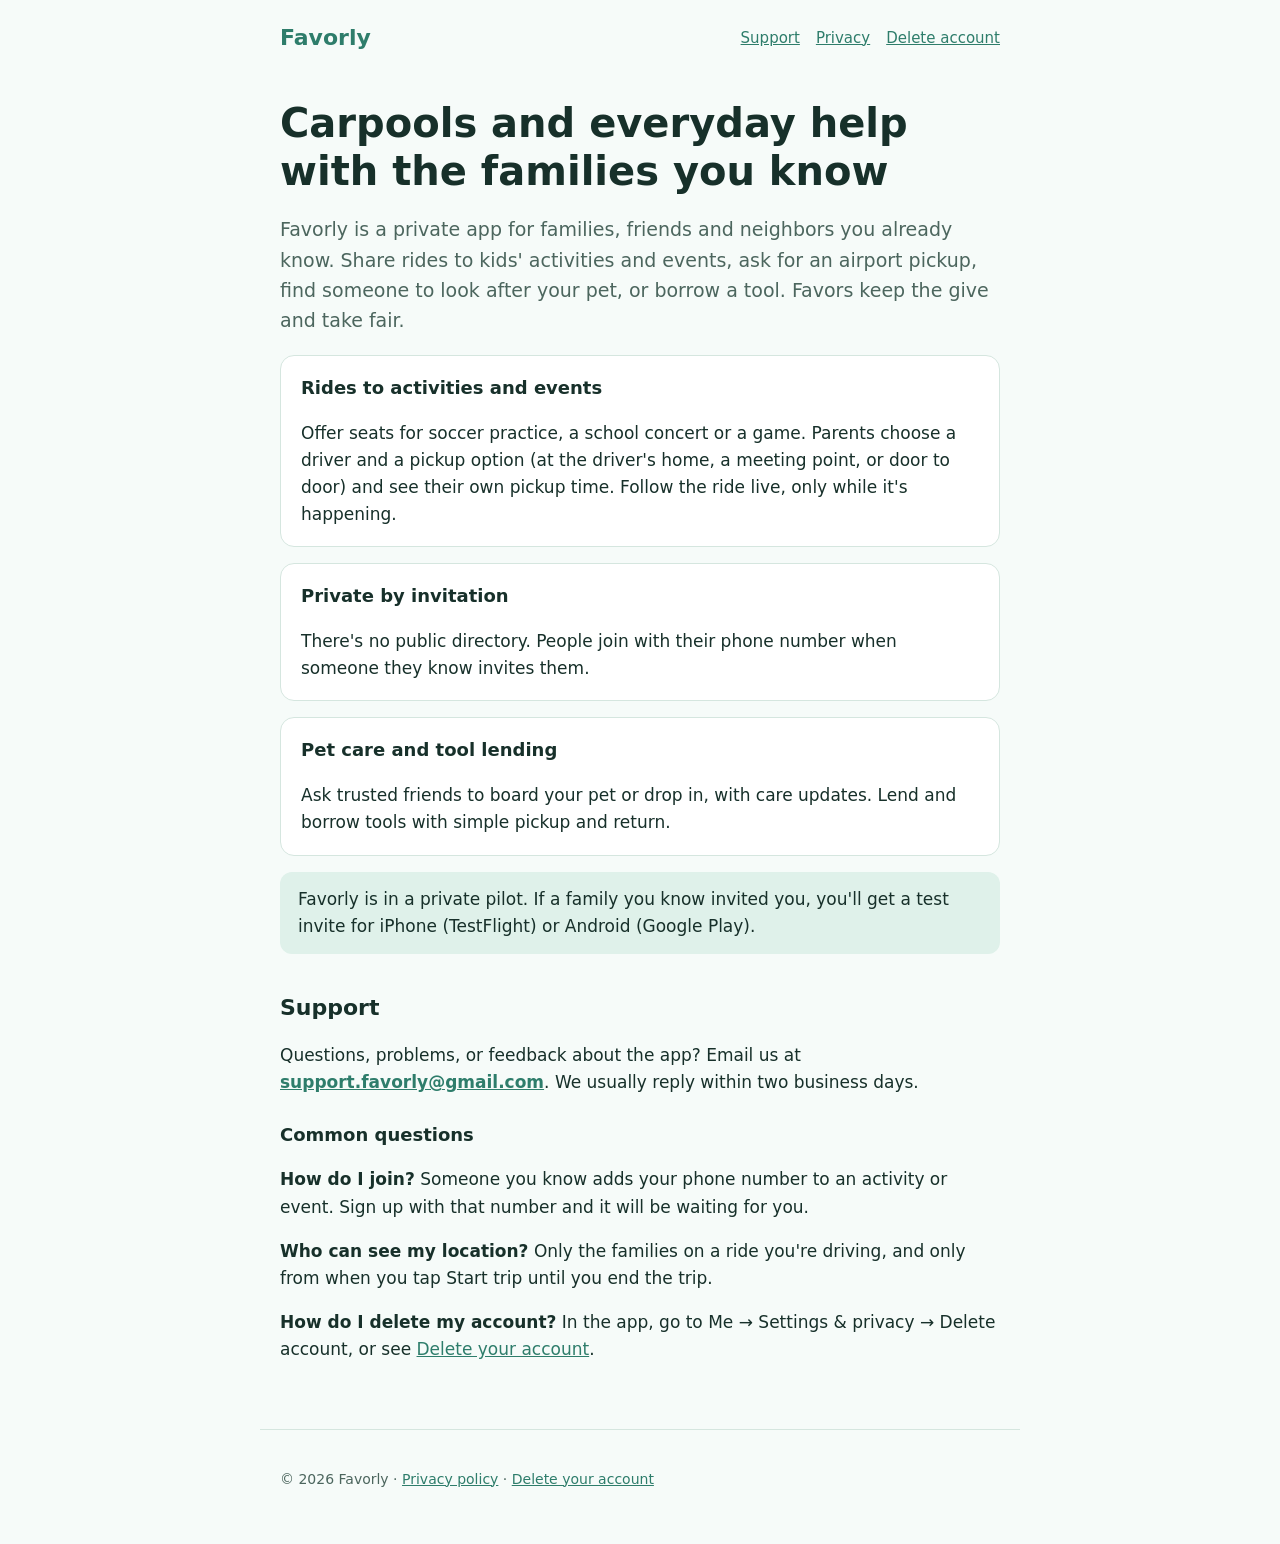
<file: index.html>
<!doctype html>
<html lang="en">
<head>
  <meta charset="utf-8">
  <meta name="viewport" content="width=device-width, initial-scale=1, viewport-fit=cover">
  <title>Favorly</title>
  <meta name="description" content="Favorly helps families you know share rides to kids' activities and events, airport pickups, pet care and tools, kept fair with Favors.">
  <link rel="stylesheet" href="style.css">
</head>
<body>
  <header>
    <a class="brand" href="index.html">Favorly</a>
    <nav>
      <a href="#support">Support</a>
      <a href="privacy.html">Privacy</a>
      <a href="delete-account.html">Delete account</a>
    </nav>
  </header>
  <main>
    <h1>Carpools and everyday help with the families you know</h1>
    <p class="lead">Favorly is a private app for families, friends and neighbors you already know. Share rides to kids' activities and events, ask for an airport pickup, find someone to look after your pet, or borrow a tool. Favors keep the give and take fair.</p>

    <div class="card">
      <h3>Rides to activities and events</h3>
      <p>Offer seats for soccer practice, a school concert or a game. Parents choose a driver and a pickup option (at the driver's home, a meeting point, or door to door) and see their own pickup time. Follow the ride live, only while it's happening.</p>
    </div>
    <div class="card">
      <h3>Private by invitation</h3>
      <p>There's no public directory. People join with their phone number when someone they know invites them.</p>
    </div>
    <div class="card">
      <h3>Pet care and tool lending</h3>
      <p>Ask trusted friends to board your pet or drop in, with care updates. Lend and borrow tools with simple pickup and return.</p>
    </div>

    <p class="note">Favorly is in a private pilot. If a family you know invited you, you'll get a test invite for iPhone (TestFlight) or Android (Google Play).</p>

    <h2 id="support">Support</h2>
    <p>Questions, problems, or feedback about the app? Email us at <a href="mailto:support.favorly@gmail.com"><strong>support.favorly@gmail.com</strong></a>. We usually reply within two business days.</p>
    <h3>Common questions</h3>
    <p><strong>How do I join?</strong> Someone you know adds your phone number to an activity or event. Sign up with that number and it will be waiting for you.</p>
    <p><strong>Who can see my location?</strong> Only the families on a ride you're driving, and only from when you tap Start trip until you end the trip.</p>
    <p><strong>How do I delete my account?</strong> In the app, go to Me → Settings &amp; privacy → Delete account, or see <a href="delete-account.html">Delete your account</a>.</p>
  </main>
  <footer>
    <p>© 2026 Favorly · <a href="privacy.html">Privacy policy</a> · <a href="delete-account.html">Delete your account</a></p>
  </footer>
</body>
</html>
</file>
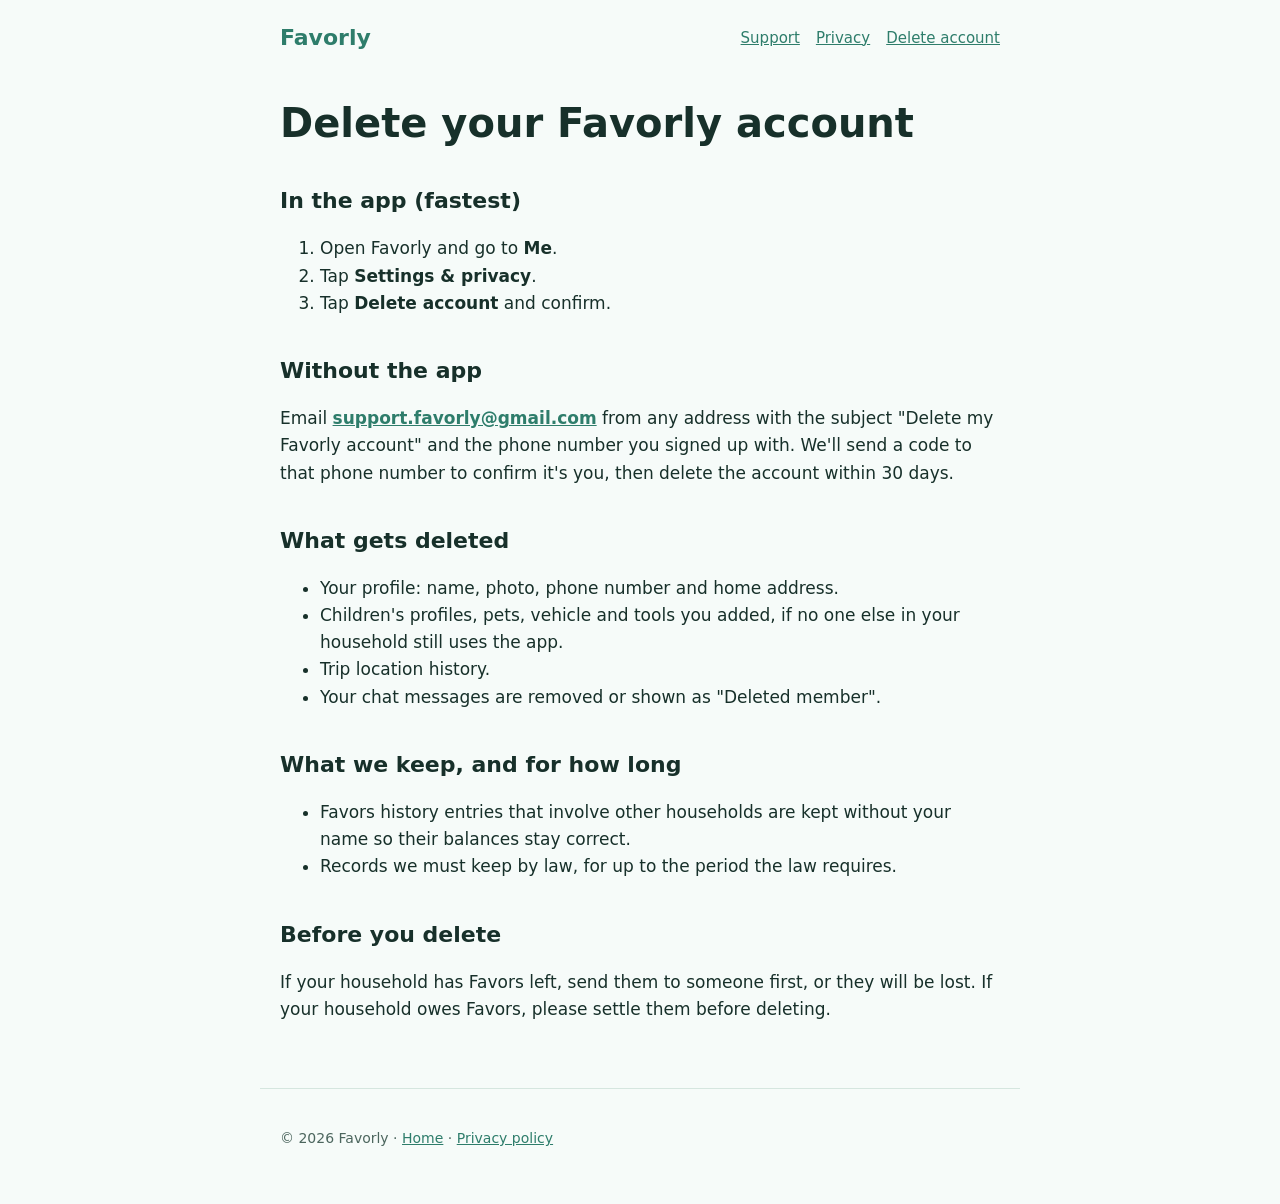
<file: delete-account.html>
<!doctype html>
<html lang="en">
<head>
  <meta charset="utf-8">
  <meta name="viewport" content="width=device-width, initial-scale=1, viewport-fit=cover">
  <title>Delete Your Favorly Account</title>
  <meta name="description" content="How to delete your Favorly account and what happens to your data.">
  <link rel="stylesheet" href="style.css">
</head>
<body>
  <header>
    <a class="brand" href="index.html">Favorly</a>
    <nav>
      <a href="index.html#support">Support</a>
      <a href="privacy.html">Privacy</a>
      <a href="delete-account.html">Delete account</a>
    </nav>
  </header>
  <main>
    <h1>Delete your Favorly account</h1>

    <h2>In the app (fastest)</h2>
    <ol>
      <li>Open Favorly and go to <strong>Me</strong>.</li>
      <li>Tap <strong>Settings &amp; privacy</strong>.</li>
      <li>Tap <strong>Delete account</strong> and confirm.</li>
    </ol>

    <h2>Without the app</h2>
    <p>Email <a href="mailto:support.favorly@gmail.com"><strong>support.favorly@gmail.com</strong></a> from any address with the subject "Delete my Favorly account" and the phone number you signed up with. We'll send a code to that phone number to confirm it's you, then delete the account within 30 days.</p>

    <h2>What gets deleted</h2>
    <ul>
      <li>Your profile: name, photo, phone number and home address.</li>
      <li>Children's profiles, pets, vehicle and tools you added, if no one else in your household still uses the app.</li>
      <li>Trip location history.</li>
      <li>Your chat messages are removed or shown as "Deleted member".</li>
    </ul>

    <h2>What we keep, and for how long</h2>
    <ul>
      <li>Favors history entries that involve other households are kept without your name so their balances stay correct.</li>
      <li>Records we must keep by law, for up to the period the law requires.</li>
    </ul>

    <h2>Before you delete</h2>
    <p>If your household has Favors left, send them to someone first, or they will be lost. If your household owes Favors, please settle them before deleting.</p>
  </main>
  <footer>
    <p>© 2026 Favorly · <a href="index.html">Home</a> · <a href="privacy.html">Privacy policy</a></p>
  </footer>
</body>
</html>
</file>
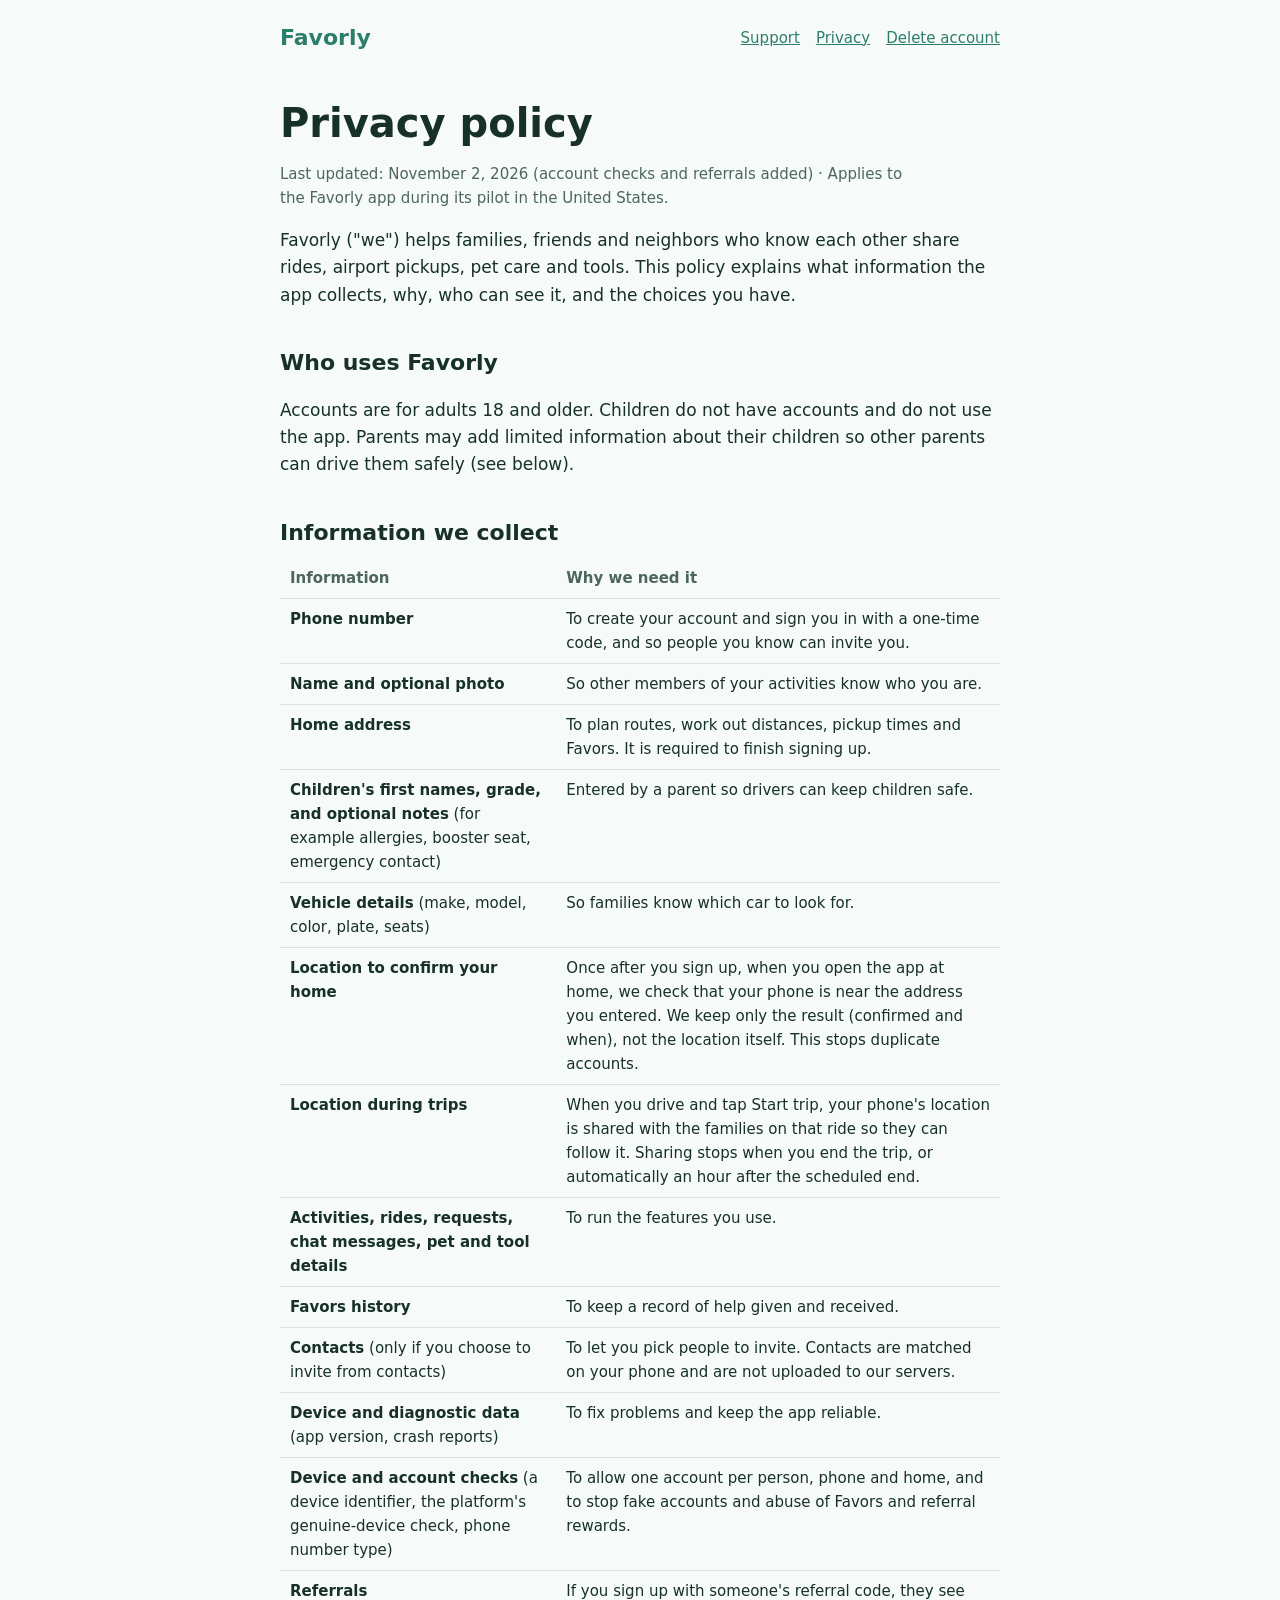
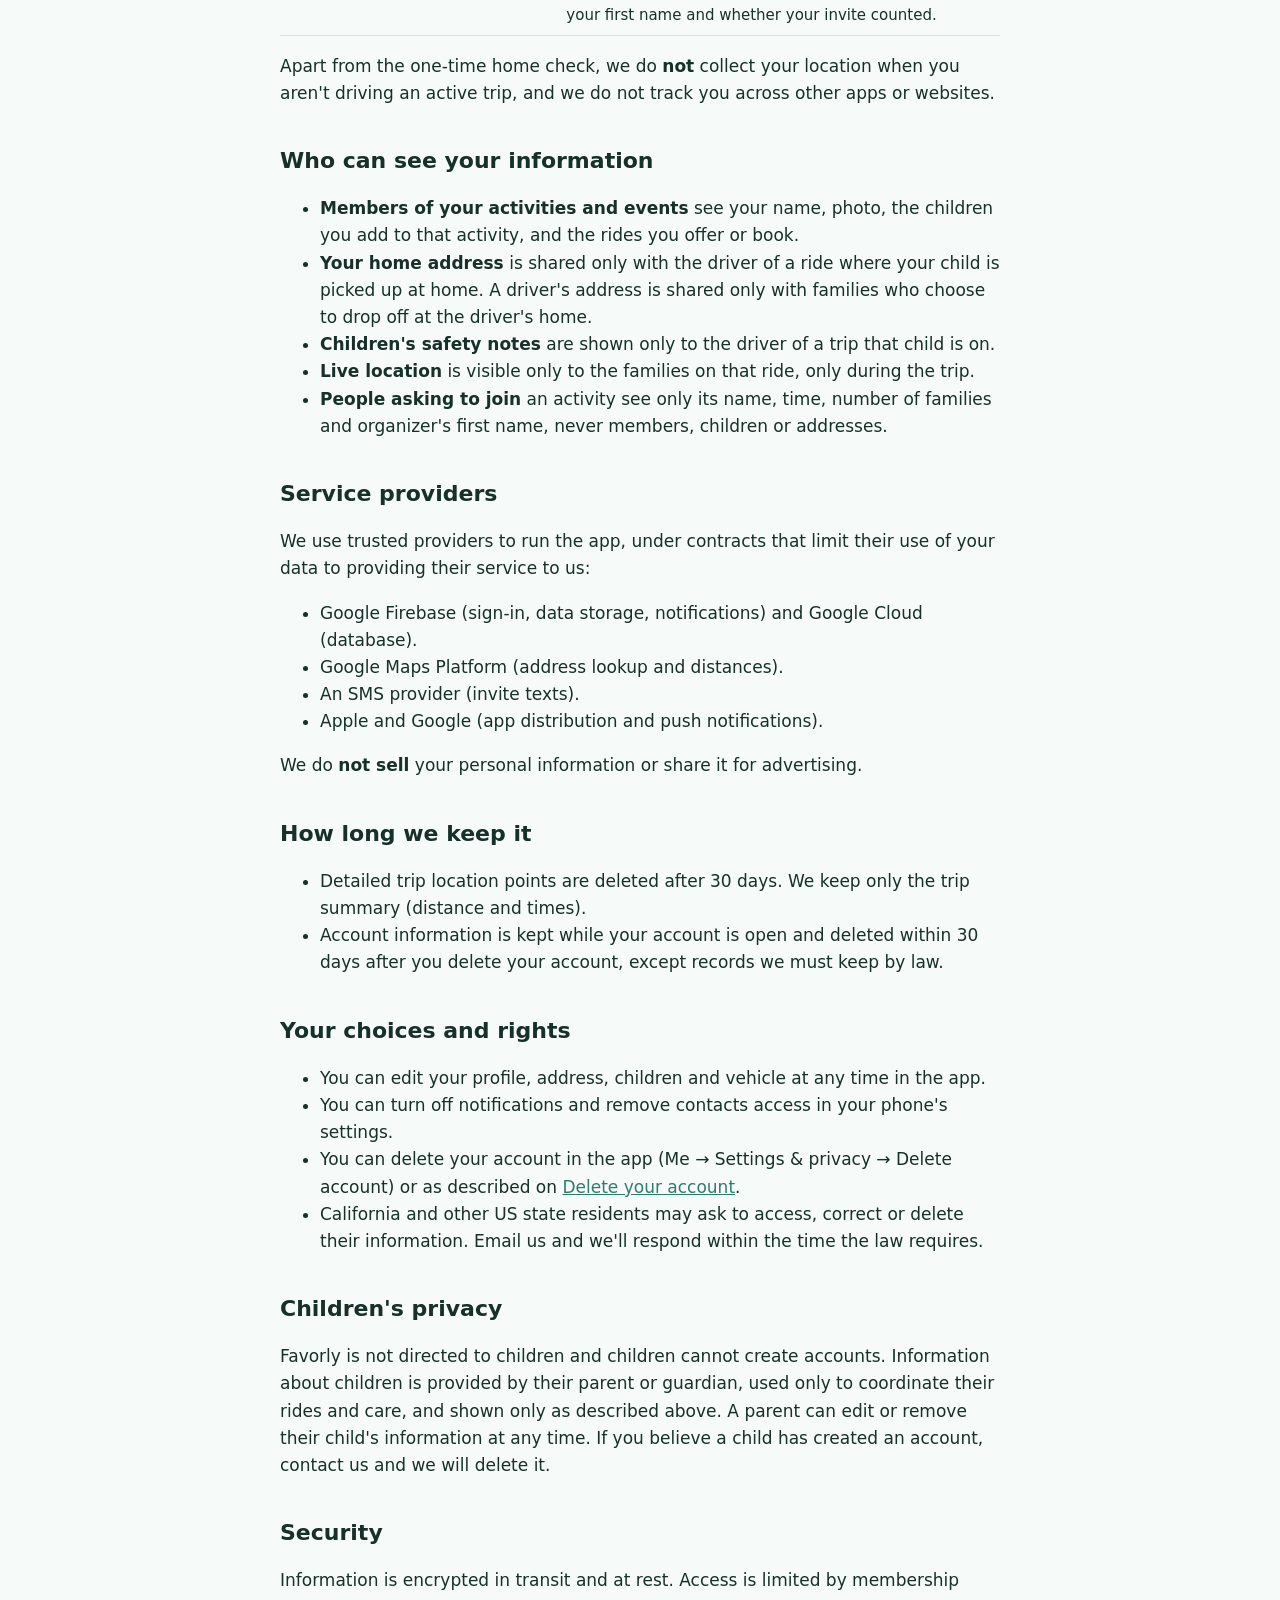
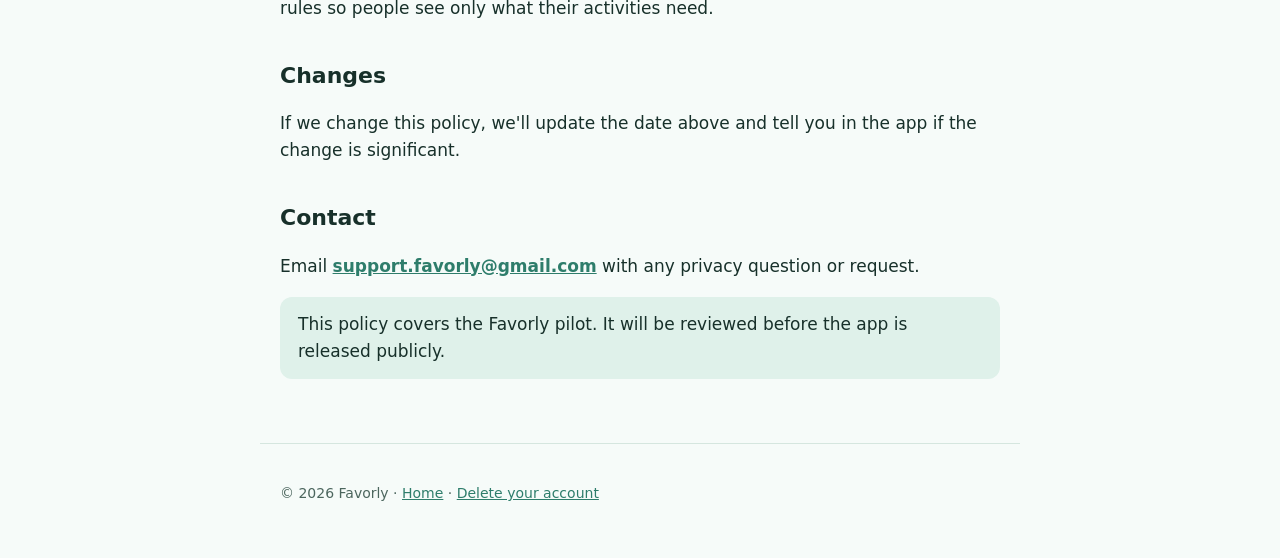
<file: privacy.html>
<!doctype html>
<html lang="en">
<head>
  <meta charset="utf-8">
  <meta name="viewport" content="width=device-width, initial-scale=1, viewport-fit=cover">
  <title>Favorly Privacy Policy</title>
  <meta name="description" content="How Favorly collects, uses, shares and protects information.">
  <link rel="stylesheet" href="style.css">
</head>
<body>
  <header>
    <a class="brand" href="index.html">Favorly</a>
    <nav>
      <a href="index.html#support">Support</a>
      <a href="privacy.html">Privacy</a>
      <a href="delete-account.html">Delete account</a>
    </nav>
  </header>
  <main>
    <h1>Privacy policy</h1>
    <p class="meta">Last updated: November 2, 2026 (account checks and referrals added) · Applies to the Favorly app during its pilot in the United States.</p>

    <p>Favorly ("we") helps families, friends and neighbors who know each other share rides, airport pickups, pet care and tools. This policy explains what information the app collects, why, who can see it, and the choices you have.</p>

    <h2>Who uses Favorly</h2>
    <p>Accounts are for adults 18 and older. Children do not have accounts and do not use the app. Parents may add limited information about their children so other parents can drive them safely (see below).</p>

    <h2>Information we collect</h2>
    <div class="table-wrap">
      <table>
        <tr><th>Information</th><th>Why we need it</th></tr>
        <tr><td><strong>Phone number</strong></td><td>To create your account and sign you in with a one-time code, and so people you know can invite you.</td></tr>
        <tr><td><strong>Name and optional photo</strong></td><td>So other members of your activities know who you are.</td></tr>
        <tr><td><strong>Home address</strong></td><td>To plan routes, work out distances, pickup times and Favors. It is required to finish signing up.</td></tr>
        <tr><td><strong>Children's first names, grade, and optional notes</strong> (for example allergies, booster seat, emergency contact)</td><td>Entered by a parent so drivers can keep children safe.</td></tr>
        <tr><td><strong>Vehicle details</strong> (make, model, color, plate, seats)</td><td>So families know which car to look for.</td></tr>
        <tr><td><strong>Location to confirm your home</strong></td><td>Once after you sign up, when you open the app at home, we check that your phone is near the address you entered. We keep only the result (confirmed and when), not the location itself. This stops duplicate accounts.</td></tr>
        <tr><td><strong>Location during trips</strong></td><td>When you drive and tap Start trip, your phone's location is shared with the families on that ride so they can follow it. Sharing stops when you end the trip, or automatically an hour after the scheduled end.</td></tr>
        <tr><td><strong>Activities, rides, requests, chat messages, pet and tool details</strong></td><td>To run the features you use.</td></tr>
        <tr><td><strong>Favors history</strong></td><td>To keep a record of help given and received.</td></tr>
        <tr><td><strong>Contacts</strong> (only if you choose to invite from contacts)</td><td>To let you pick people to invite. Contacts are matched on your phone and are not uploaded to our servers.</td></tr>
        <tr><td><strong>Device and diagnostic data</strong> (app version, crash reports)</td><td>To fix problems and keep the app reliable.</td></tr>
        <tr><td><strong>Device and account checks</strong> (a device identifier, the platform's genuine-device check, phone number type)</td><td>To allow one account per person, phone and home, and to stop fake accounts and abuse of Favors and referral rewards.</td></tr>
        <tr><td><strong>Referrals</strong></td><td>If you sign up with someone's referral code, they see your first name and whether your invite counted.</td></tr>
      </table>
    </div>
    <p>Apart from the one-time home check, we do <strong>not</strong> collect your location when you aren't driving an active trip, and we do not track you across other apps or websites.</p>

    <h2>Who can see your information</h2>
    <ul>
      <li><strong>Members of your activities and events</strong> see your name, photo, the children you add to that activity, and the rides you offer or book.</li>
      <li><strong>Your home address</strong> is shared only with the driver of a ride where your child is picked up at home. A driver's address is shared only with families who choose to drop off at the driver's home.</li>
      <li><strong>Children's safety notes</strong> are shown only to the driver of a trip that child is on.</li>
      <li><strong>Live location</strong> is visible only to the families on that ride, only during the trip.</li>
      <li><strong>People asking to join</strong> an activity see only its name, time, number of families and organizer's first name, never members, children or addresses.</li>
    </ul>

    <h2>Service providers</h2>
    <p>We use trusted providers to run the app, under contracts that limit their use of your data to providing their service to us:</p>
    <ul>
      <li>Google Firebase (sign-in, data storage, notifications) and Google Cloud (database).</li>
      <li>Google Maps Platform (address lookup and distances).</li>
      <li>An SMS provider (invite texts).</li>
      <li>Apple and Google (app distribution and push notifications).</li>
    </ul>
    <p>We do <strong>not sell</strong> your personal information or share it for advertising.</p>

    <h2>How long we keep it</h2>
    <ul>
      <li>Detailed trip location points are deleted after 30 days. We keep only the trip summary (distance and times).</li>
      <li>Account information is kept while your account is open and deleted within 30 days after you delete your account, except records we must keep by law.</li>
    </ul>

    <h2>Your choices and rights</h2>
    <ul>
      <li>You can edit your profile, address, children and vehicle at any time in the app.</li>
      <li>You can turn off notifications and remove contacts access in your phone's settings.</li>
      <li>You can delete your account in the app (Me → Settings &amp; privacy → Delete account) or as described on <a href="delete-account.html">Delete your account</a>.</li>
      <li>California and other US state residents may ask to access, correct or delete their information. Email us and we'll respond within the time the law requires.</li>
    </ul>

    <h2>Children's privacy</h2>
    <p>Favorly is not directed to children and children cannot create accounts. Information about children is provided by their parent or guardian, used only to coordinate their rides and care, and shown only as described above. A parent can edit or remove their child's information at any time. If you believe a child has created an account, contact us and we will delete it.</p>

    <h2>Security</h2>
    <p>Information is encrypted in transit and at rest. Access is limited by membership rules so people see only what their activities need.</p>

    <h2>Changes</h2>
    <p>If we change this policy, we'll update the date above and tell you in the app if the change is significant.</p>

    <h2>Contact</h2>
    <p>Email <a href="mailto:support.favorly@gmail.com"><strong>support.favorly@gmail.com</strong></a> with any privacy question or request.</p>

    <p class="note">This policy covers the Favorly pilot. It will be reviewed before the app is released publicly.</p>
  </main>
  <footer>
    <p>© 2026 Favorly · <a href="index.html">Home</a> · <a href="delete-account.html">Delete your account</a></p>
  </footer>
</body>
</html>
</file>
<file: style.css>
/* Favorly site: calm teal-green brand, readable text, light and dark. */
:root {
  --bg: #f6fbf9;
  --surface: #ffffff;
  --fg: #17302a;
  --muted: #4c665e;
  --accent: #2e7d6b;
  --accent-soft: #dff1ea;
  --line: #d5e6df;
  --font: "Inter", system-ui, -apple-system, "Segoe UI", Roboto, sans-serif;
  color-scheme: light;
}
@media (prefers-color-scheme: dark) {
  :root {
    --bg: #0f1a17; --surface: #16231f; --fg: #dcefe8; --muted: #9bb8ae;
    --accent: #7fd1b9; --accent-soft: #1d332c; --line: #26403a; color-scheme: dark;
  }
}
* { box-sizing: border-box; }
body { margin: 0; background: var(--bg); color: var(--fg); font: 17px/1.6 var(--font); }
a { color: var(--accent); }
a:focus-visible { outline: 2px solid var(--accent); outline-offset: 2px; }
header, main, footer { max-width: 760px; margin: 0 auto; padding-left: max(20px, env(safe-area-inset-left)); padding-right: max(20px, env(safe-area-inset-right)); }
header { display: flex; align-items: center; justify-content: space-between; gap: 16px; flex-wrap: wrap; padding-block: 20px; }
.brand { font-weight: 700; font-size: 22px; color: var(--accent); text-decoration: none; }
nav { display: flex; gap: 16px; flex-wrap: wrap; font-size: 15px; }
main { padding-block: 8px 48px; }
h1 { font-size: clamp(28px, 5vw, 40px); line-height: 1.2; text-wrap: balance; margin: 16px 0 8px; }
h2 { font-size: 22px; margin: 36px 0 8px; text-wrap: balance; }
h3 { font-size: 18px; margin: 24px 0 4px; }
p, li { max-width: 68ch; }
.lead { font-size: 19px; color: var(--muted); }
.card { background: var(--surface); border: 1px solid var(--line); border-radius: 14px; padding: 18px 20px; margin: 16px 0; }
.card h3 { margin-top: 0; }
.card p { margin-bottom: 0; }
.note { background: var(--accent-soft); border-radius: 12px; padding: 14px 18px; margin: 16px 0; }
.meta { color: var(--muted); font-size: 15px; }
table { border-collapse: collapse; width: 100%; font-size: 15px; }
.table-wrap { overflow-x: auto; }
th, td { text-align: left; vertical-align: top; padding: 8px 10px; border-bottom: 1px solid var(--line); }
th { color: var(--muted); font-weight: 600; }
footer { color: var(--muted); font-size: 14px; padding-block: 24px 40px; border-top: 1px solid var(--line); }
</file>
